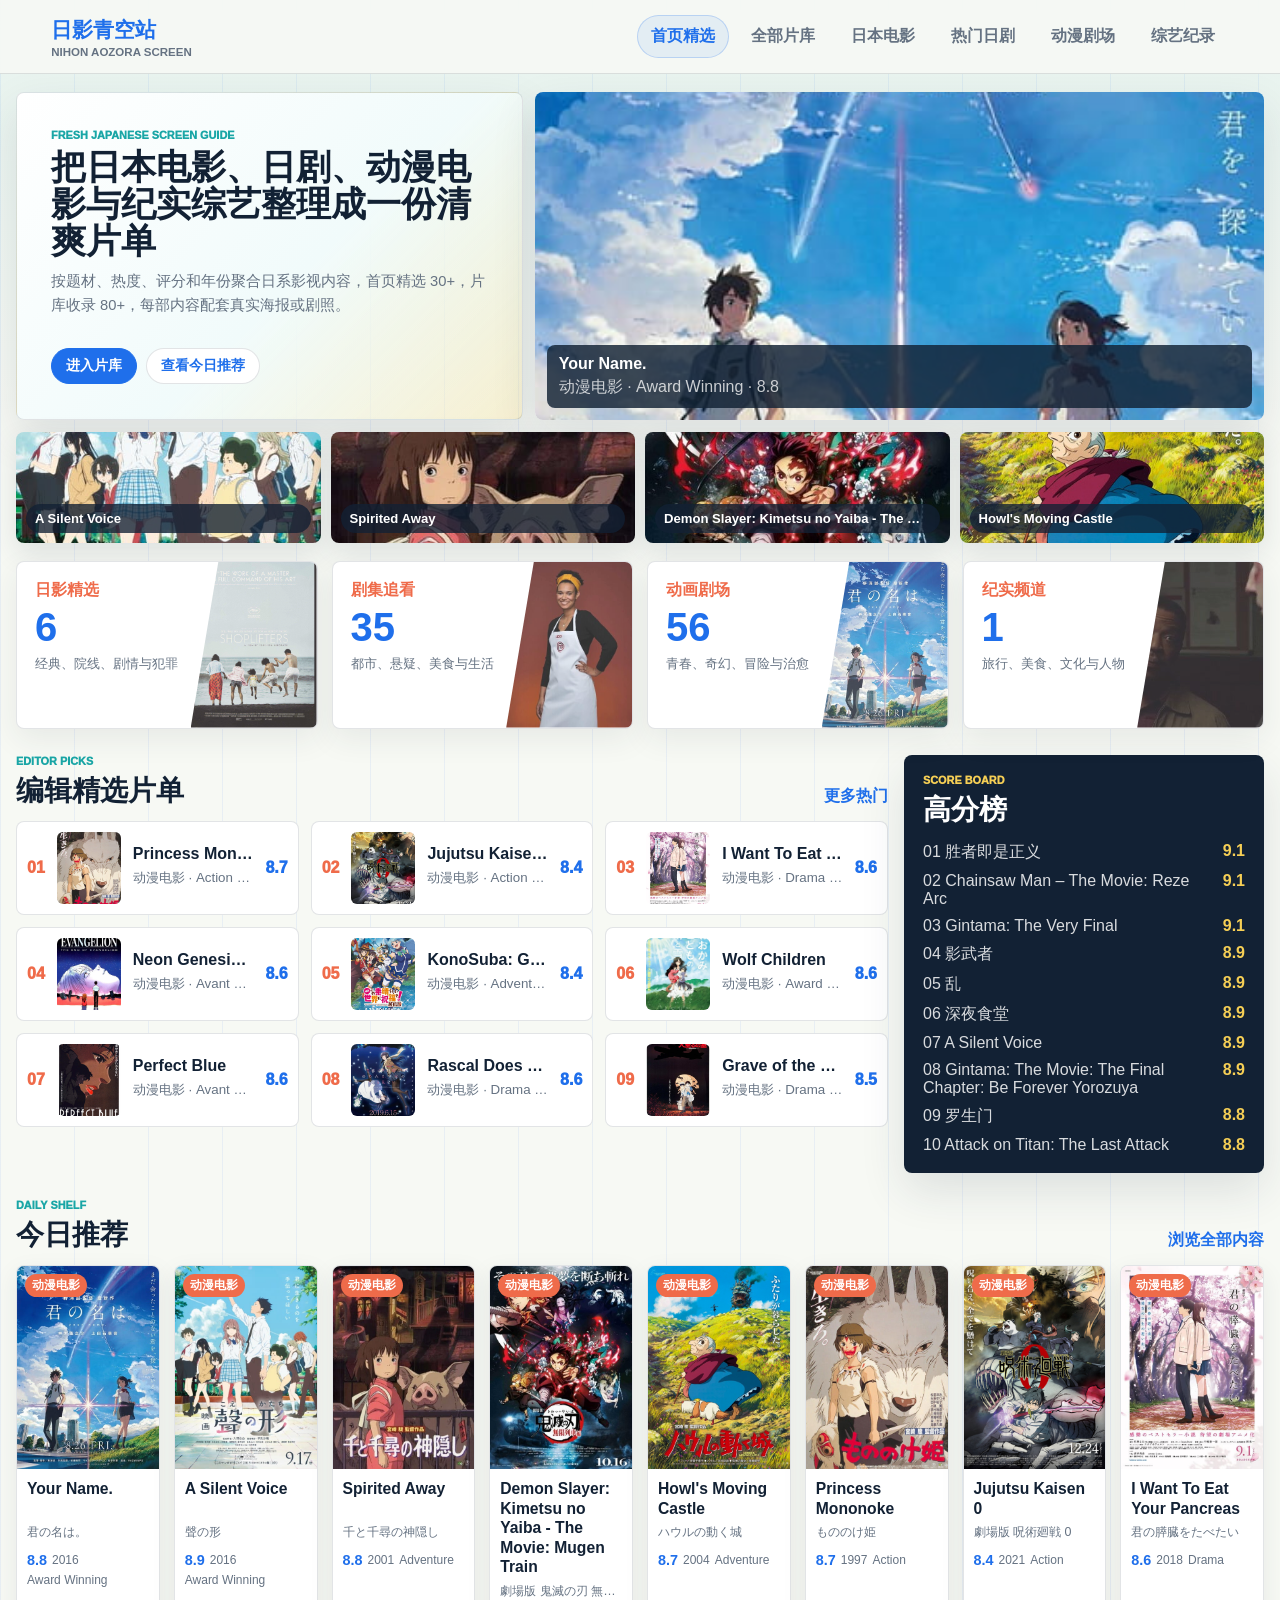
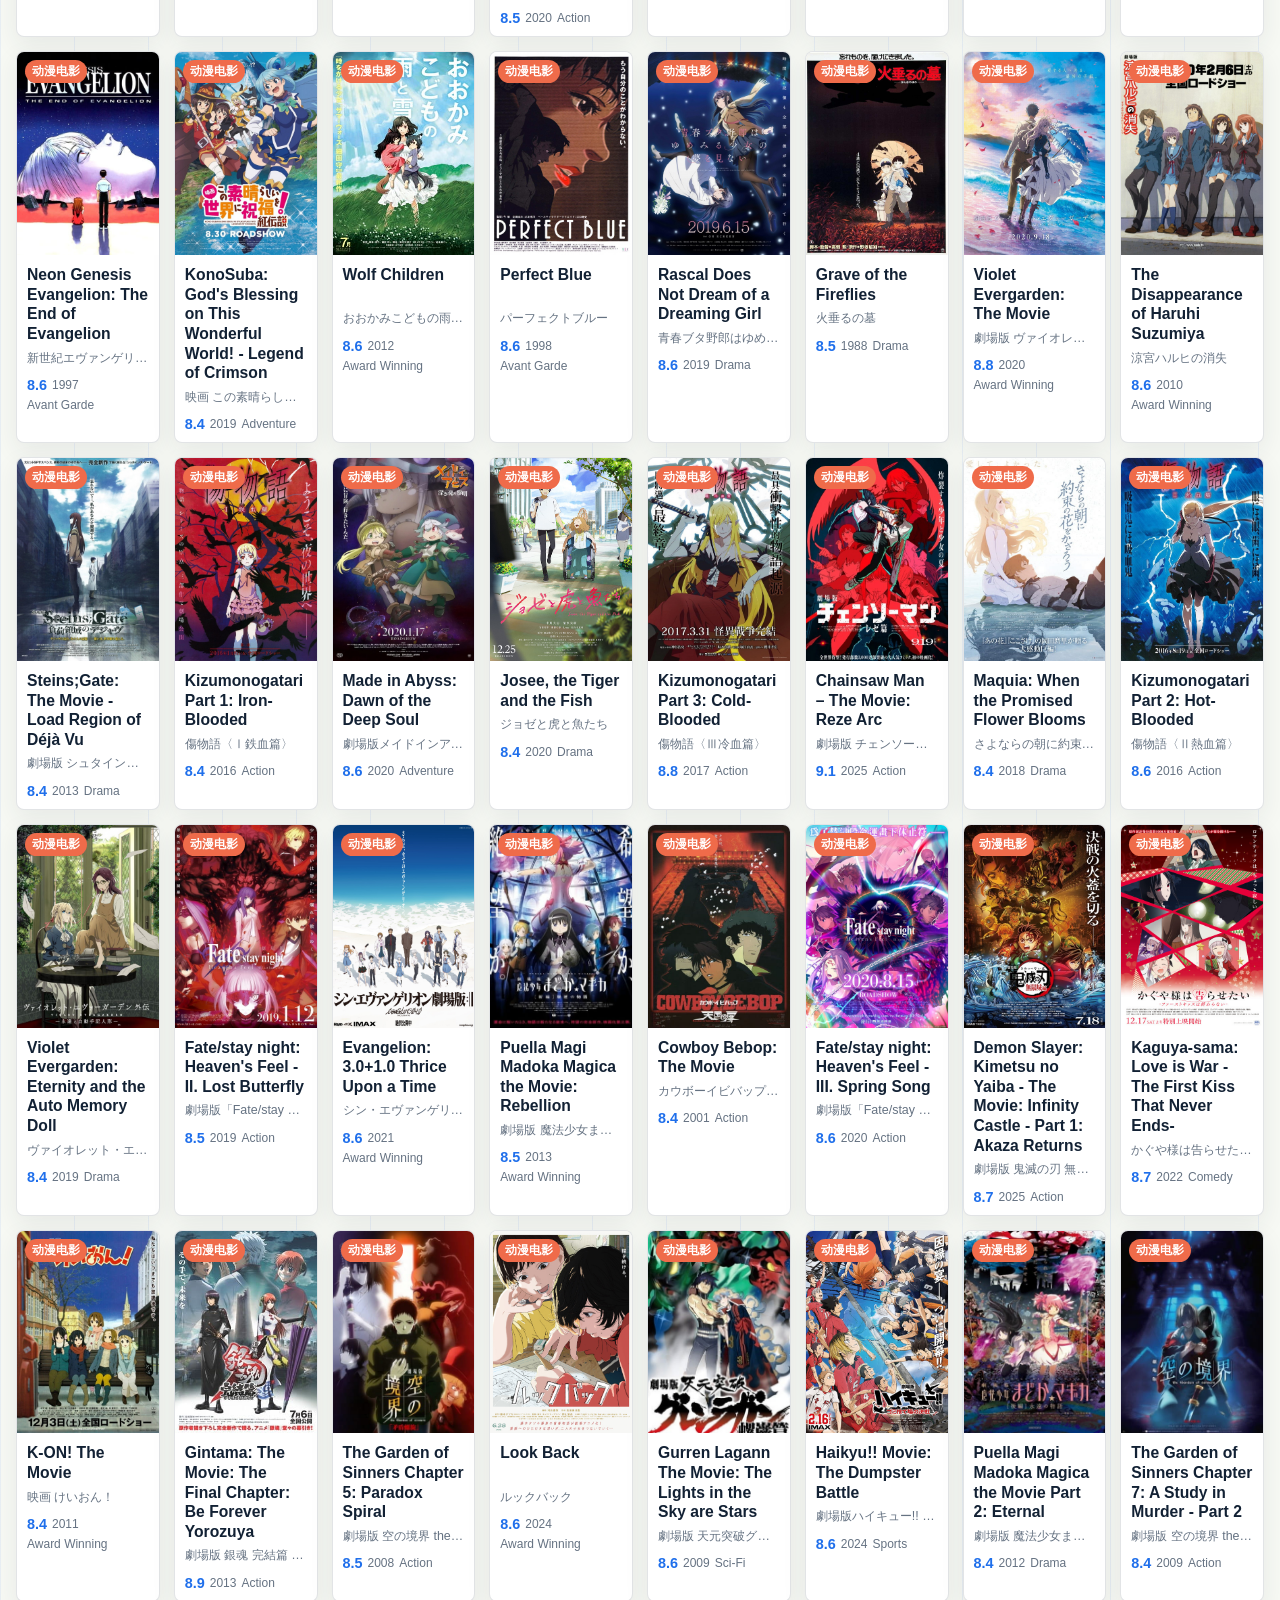
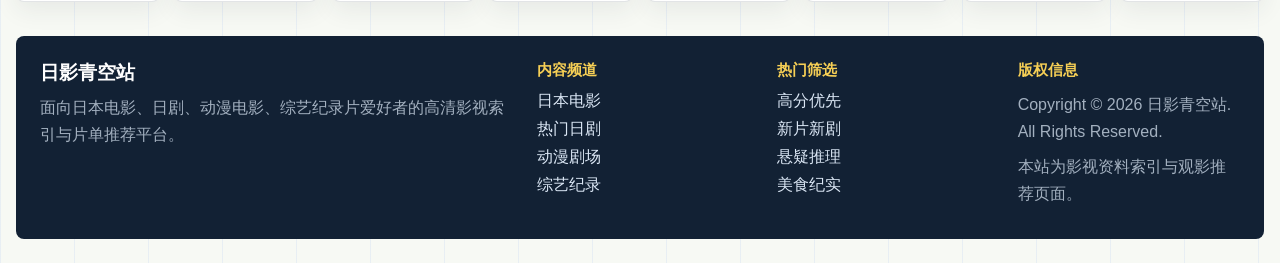
<file: index.html>
<!doctype html>
<html lang="zh-CN">
  <head>
    <meta charset="UTF-8" />
    <meta name="viewport" content="width=device-width, initial-scale=1.0" />
    <title>日本影视在线观看 - 日本电影日剧动漫综艺纪录片高清免费推荐</title>
    <meta name="keywords" content="日本影视在线观看,日本电影,日本日剧,日本动漫电影,日本综艺,日本纪录片,日本电影推荐,日本视频资源,高清在线观看,日系精品" />
    <meta name="description" content="日本影视在线观看汇集日本电影、热门日剧、动漫电影、综艺纪录片等高清内容，提供真实海报剧照、评分年份、题材分类和观影推荐，适合查找日本影视资源与日系精品片单。" />
    <link rel="stylesheet" href="./styles.css" />
  </head>
  <body data-page="home">
    <header class="site-header">
      <a class="brand" href="./index.html"><strong>日影青空站</strong><span>Nihon Aozora Screen</span></a>
      <nav class="nav" aria-label="主导航">
        <a class="active" href="./index.html">首页精选</a>
        <a href="./library.html">全部片库</a>
        <a href="./library.html?kind=电影">日本电影</a>
        <a href="./library.html?kind=日剧">热门日剧</a>
        <a href="./library.html?kind=动漫电影">动漫剧场</a>
        <a href="./library.html?kind=综艺纪录">综艺纪录</a>
      </nav>
    </header>

    <main>
      <section class="hero">
        <div class="hero-copy">
          <p class="eyebrow">Fresh Japanese Screen Guide</p>
          <h1>把日本电影、日剧、动漫电影与纪实综艺整理成一份清爽片单</h1>
          <p>按题材、热度、评分和年份聚合日系影视内容，首页精选 30+，片库收录 80+，每部内容配套真实海报或剧照。</p>
          <div class="hero-actions">
            <a class="button primary" href="./library.html">进入片库</a>
            <a class="button ghost" href="#today">查看今日推荐</a>
          </div>
        </div>
        <div class="hero-stage" id="heroStage"></div>
        <div class="hero-rail" id="heroRail"></div>
      </section>

      <section class="channels" id="channelStats" aria-label="频道入口"></section>

      <section class="section two-col">
        <div>
          <div class="section-head">
            <div><p class="eyebrow">Editor Picks</p><h2>编辑精选片单</h2></div>
            <a href="./library.html?sort=hot">更多热门</a>
          </div>
          <div class="feature-list" id="featureList"></div>
        </div>
        <aside class="rank-panel">
          <p class="eyebrow">Score Board</p>
          <h2>高分榜</h2>
          <ol id="rankList"></ol>
        </aside>
      </section>

      <section class="section" id="today">
        <div class="section-head">
          <div><p class="eyebrow">Daily Shelf</p><h2>今日推荐</h2></div>
          <a href="./library.html">浏览全部内容</a>
        </div>
        <div class="poster-grid" id="homeGrid"></div>
      </section>
    </main>

    <footer class="footer">
      <div class="footer-brand">
        <strong>日影青空站</strong>
        <p>面向日本电影、日剧、动漫电影、综艺纪录片爱好者的高清影视索引与片单推荐平台。</p>
      </div>
      <div><h3>内容频道</h3><a href="./library.html?kind=电影">日本电影</a><a href="./library.html?kind=日剧">热门日剧</a><a href="./library.html?kind=动漫电影">动漫剧场</a><a href="./library.html?kind=综艺纪录">综艺纪录</a></div>
      <div><h3>热门筛选</h3><a href="./library.html?sort=score">高分优先</a><a href="./library.html?sort=year">新片新剧</a><a href="./library.html?genre=悬疑">悬疑推理</a><a href="./library.html?genre=美食">美食纪实</a></div>
      <div><h3>版权信息</h3><p>Copyright © 2026 日影青空站. All Rights Reserved.</p><p>本站为影视资料索引与观影推荐页面。</p></div>
    </footer>
    <script src="./items.js?v=20260707-site0006"></script>
    <script src="./app.js?v=20260707-site0006"></script>
  </body>
</html>
</file>
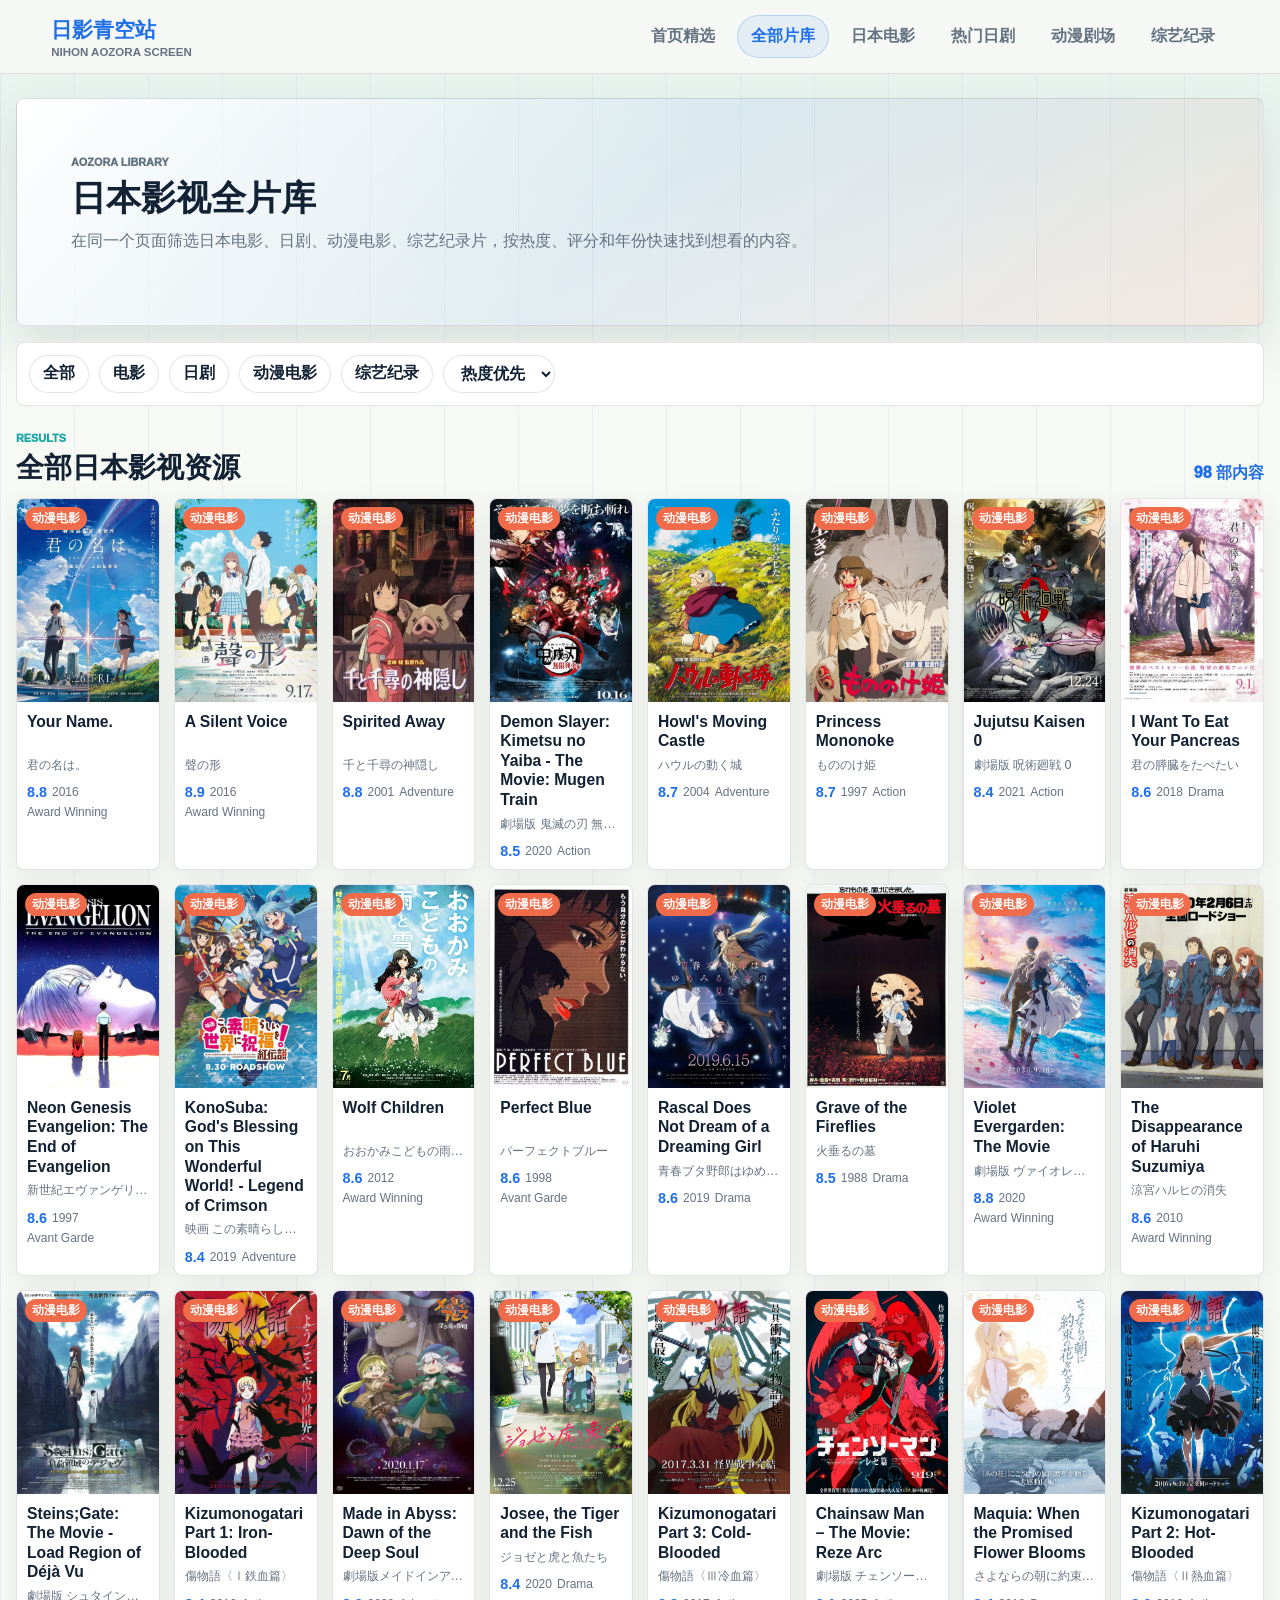
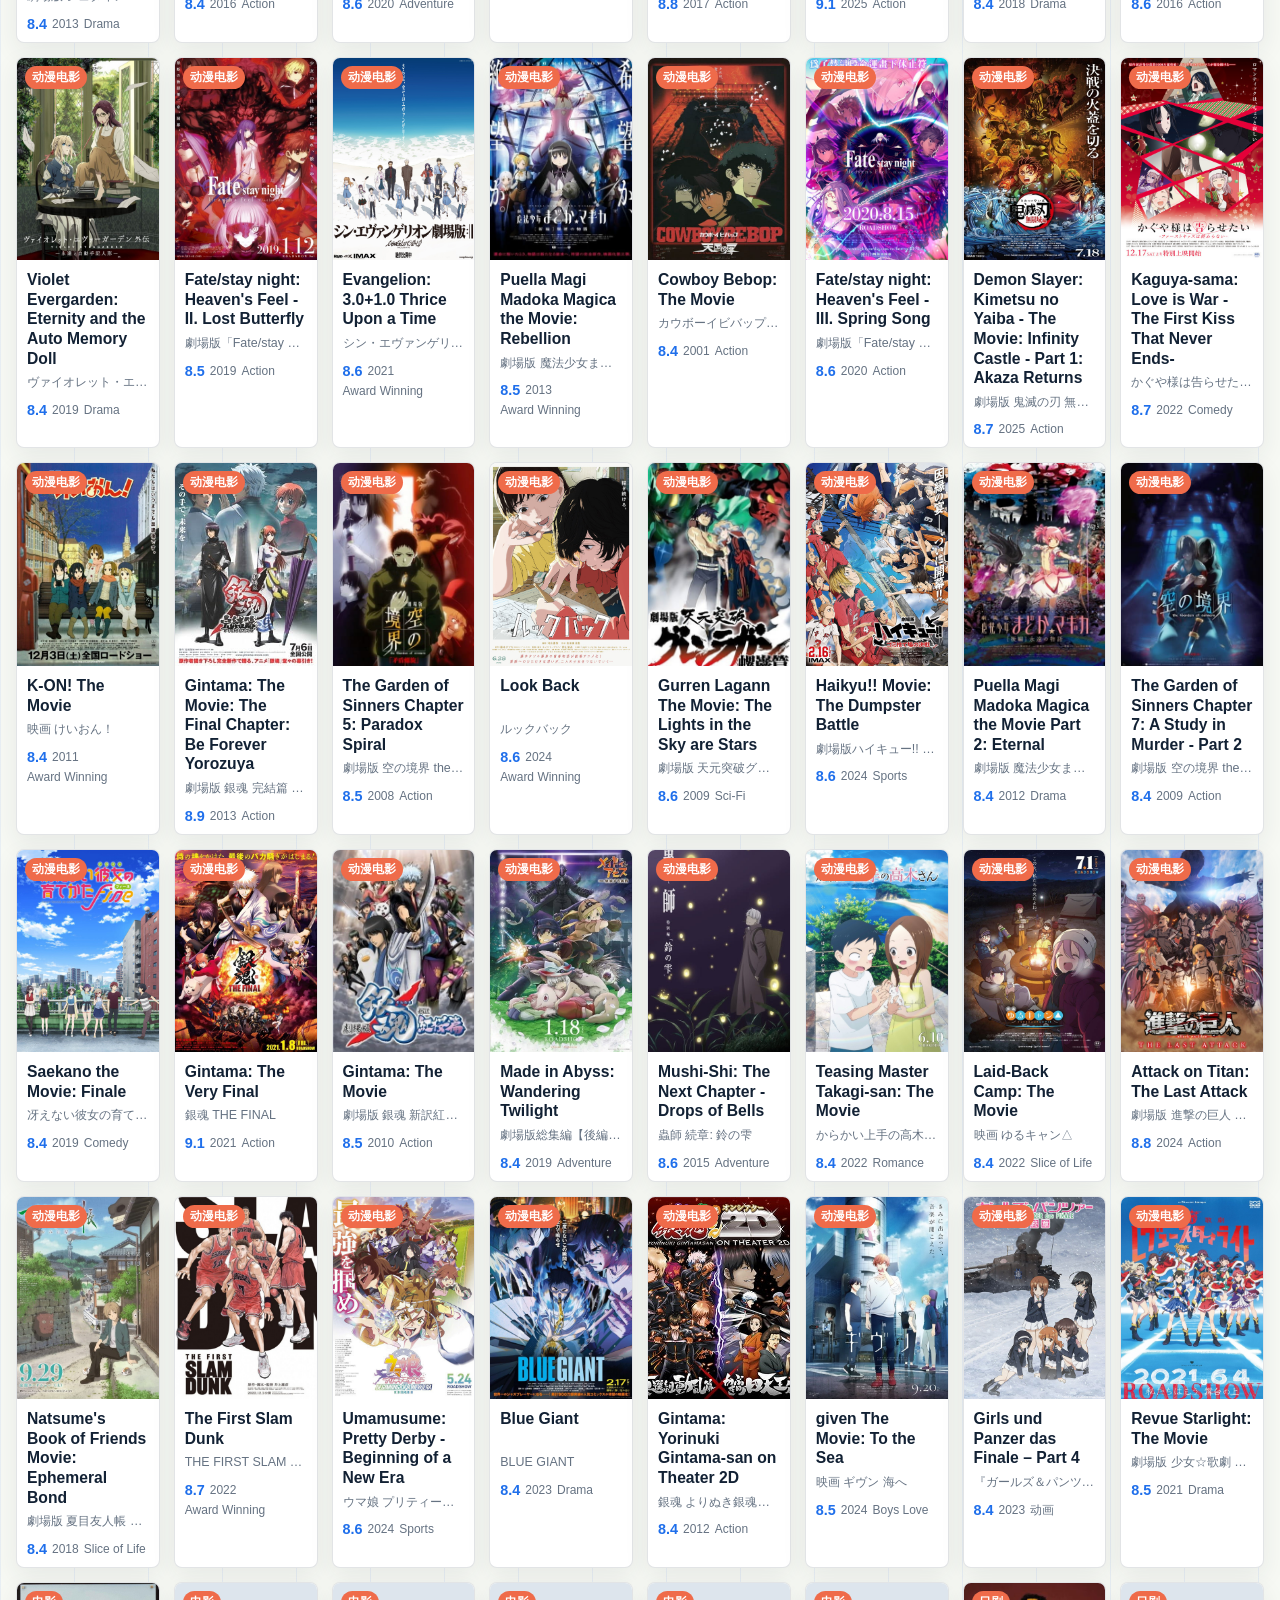
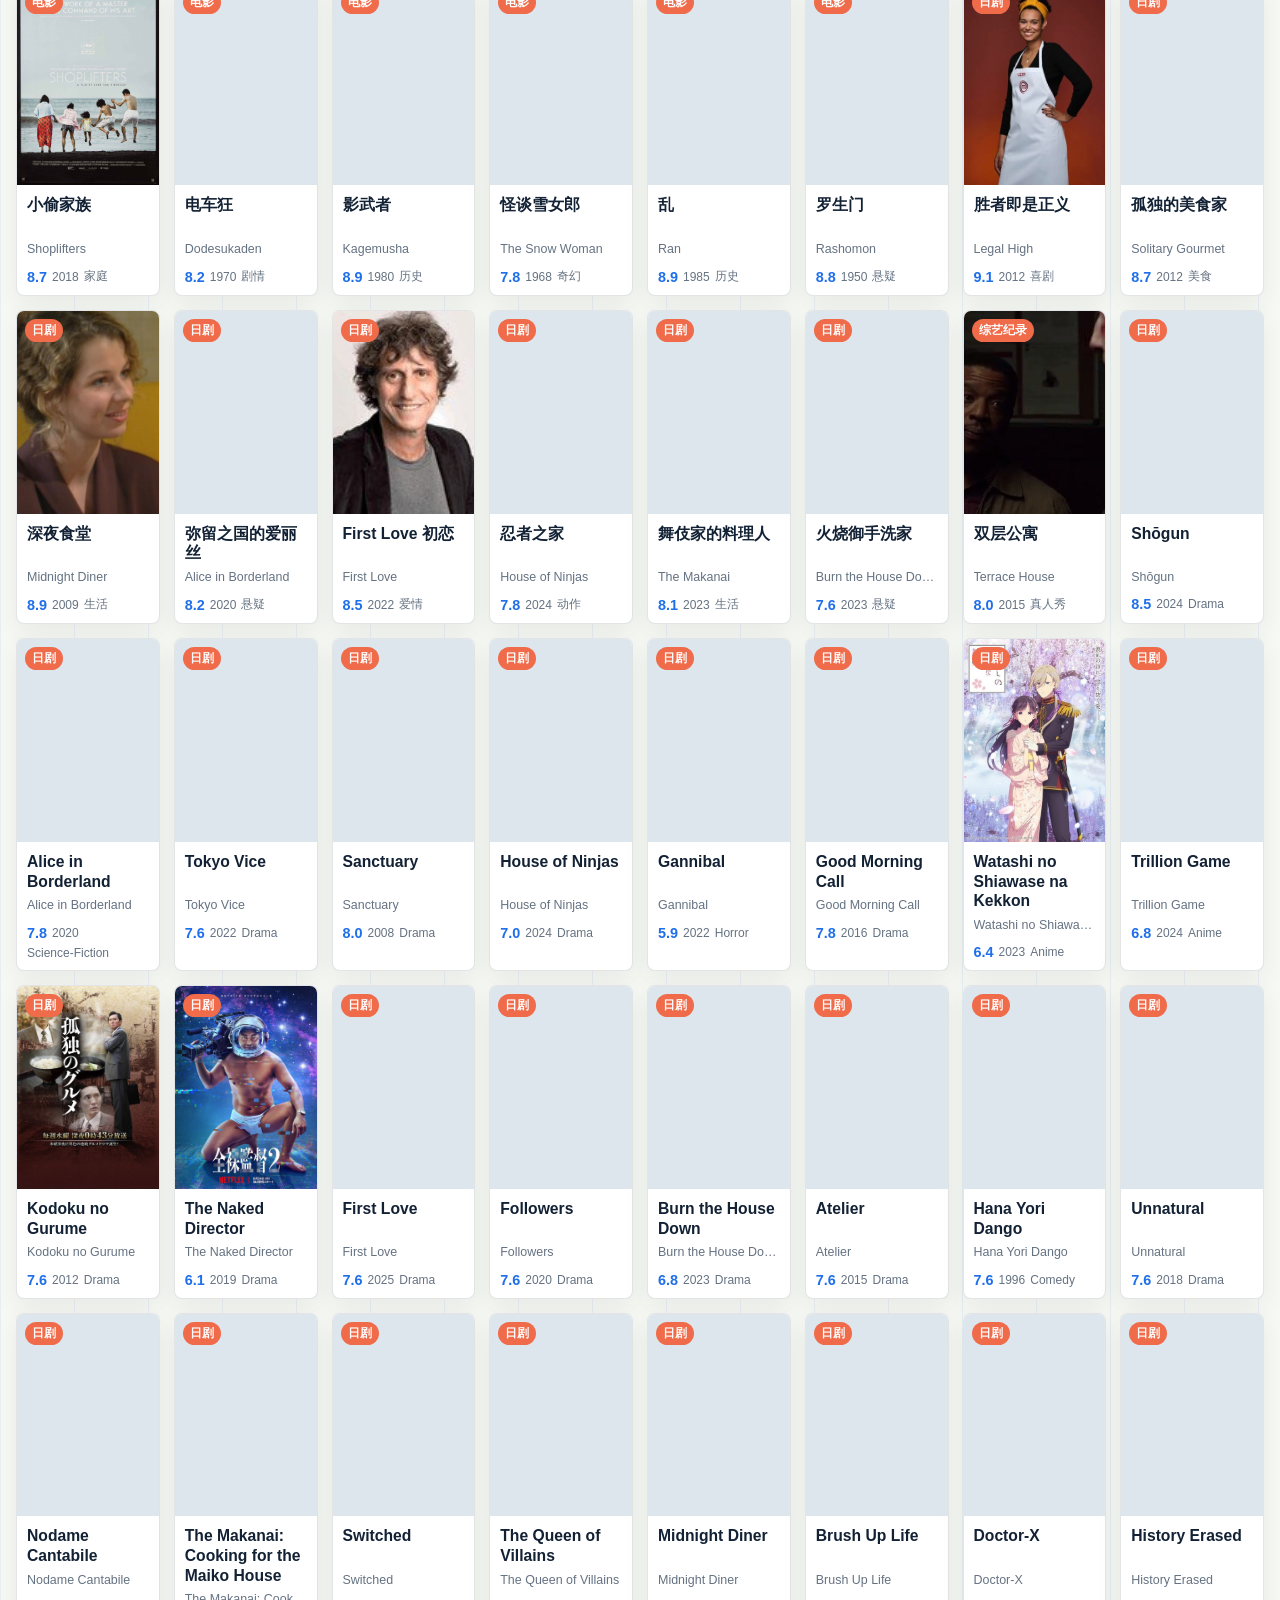
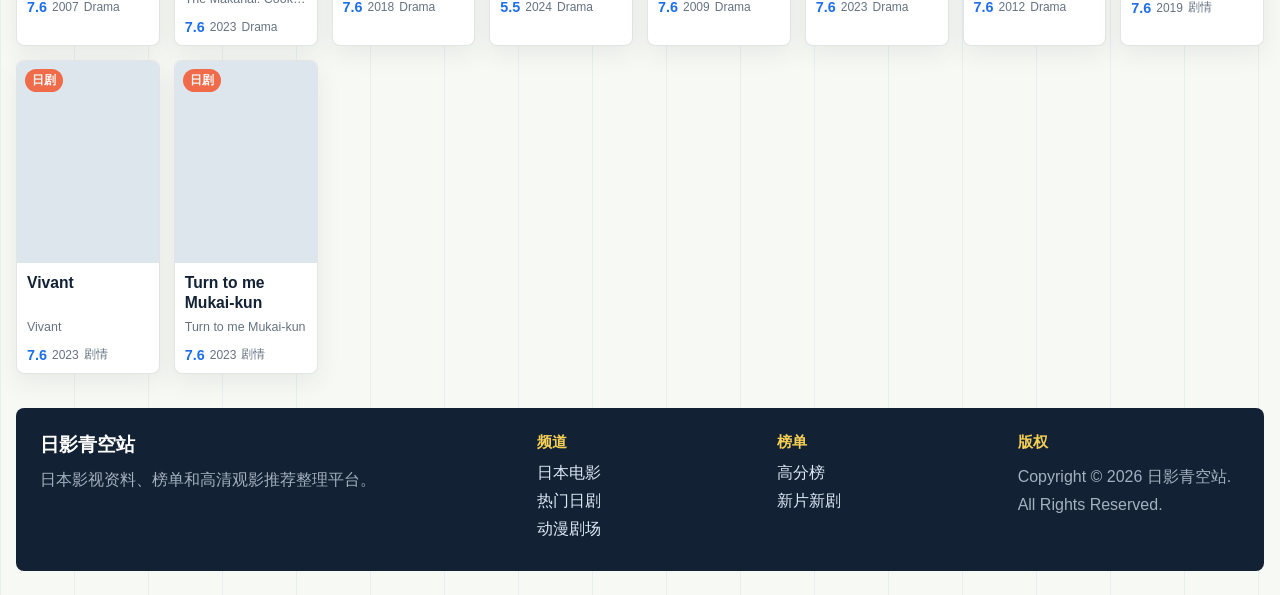
<file: library.html>
<!doctype html>
<html lang="zh-CN">
  <head>
    <meta charset="UTF-8" />
    <meta name="viewport" content="width=device-width, initial-scale=1.0" />
    <title>日本影视片库 - 日本电影日剧动漫综艺纪录片高清在线观看索引</title>
    <meta name="keywords" content="日本影视片库,日本电影片库,日本日剧片库,日本动漫电影,日本综艺纪录片,日本电影高清在线观看,日本影视分类,日本电影推荐" />
    <meta name="description" content="日本影视片库收录日本电影、日剧、动漫电影、综艺纪录片等 80+ 高清资源条目，支持按频道、热度、评分和年份筛选，快速发现日系精品内容。" />
    <link rel="stylesheet" href="./styles.css" />
  </head>
  <body data-page="library">
    <header class="site-header">
      <a class="brand" href="./index.html"><strong>日影青空站</strong><span>Nihon Aozora Screen</span></a>
      <nav class="nav" aria-label="主导航">
        <a href="./index.html">首页精选</a>
        <a class="active" href="./library.html">全部片库</a>
        <a href="./library.html?kind=电影">日本电影</a>
        <a href="./library.html?kind=日剧">热门日剧</a>
        <a href="./library.html?kind=动漫电影">动漫剧场</a>
        <a href="./library.html?kind=综艺纪录">综艺纪录</a>
      </nav>
    </header>
    <main>
      <section class="page-hero">
        <p class="eyebrow">Aozora Library</p>
        <h1>日本影视全片库</h1>
        <p>在同一个页面筛选日本电影、日剧、动漫电影、综艺纪录片，按热度、评分和年份快速找到想看的内容。</p>
      </section>

      <section class="filters">
        <button data-kind="全部">全部</button>
        <button data-kind="电影">电影</button>
        <button data-kind="日剧">日剧</button>
        <button data-kind="动漫电影">动漫电影</button>
        <button data-kind="综艺纪录">综艺纪录</button>
        <select id="sortSelect" aria-label="排序方式">
          <option value="hot">热度优先</option>
          <option value="score">评分优先</option>
          <option value="year">年份优先</option>
        </select>
      </section>

      <section class="section compact">
        <div class="section-head">
          <div><p class="eyebrow">Results</p><h2 id="libraryTitle">全部日本影视资源</h2></div>
          <span class="count" id="resultCount">0 部内容</span>
        </div>
        <div class="poster-grid library-grid" id="libraryGrid"></div>
      </section>
    </main>
    <footer class="footer">
      <div class="footer-brand"><strong>日影青空站</strong><p>日本影视资料、榜单和高清观影推荐整理平台。</p></div>
      <div><h3>频道</h3><a href="./library.html?kind=电影">日本电影</a><a href="./library.html?kind=日剧">热门日剧</a><a href="./library.html?kind=动漫电影">动漫剧场</a></div>
      <div><h3>榜单</h3><a href="./library.html?sort=score">高分榜</a><a href="./library.html?sort=year">新片新剧</a></div>
      <div><h3>版权</h3><p>Copyright © 2026 日影青空站. All Rights Reserved.</p></div>
    </footer>
    <script src="./items.js?v=20260707-site0006"></script>
    <script src="./app.js?v=20260707-site0006"></script>
  </body>
</html>
</file>
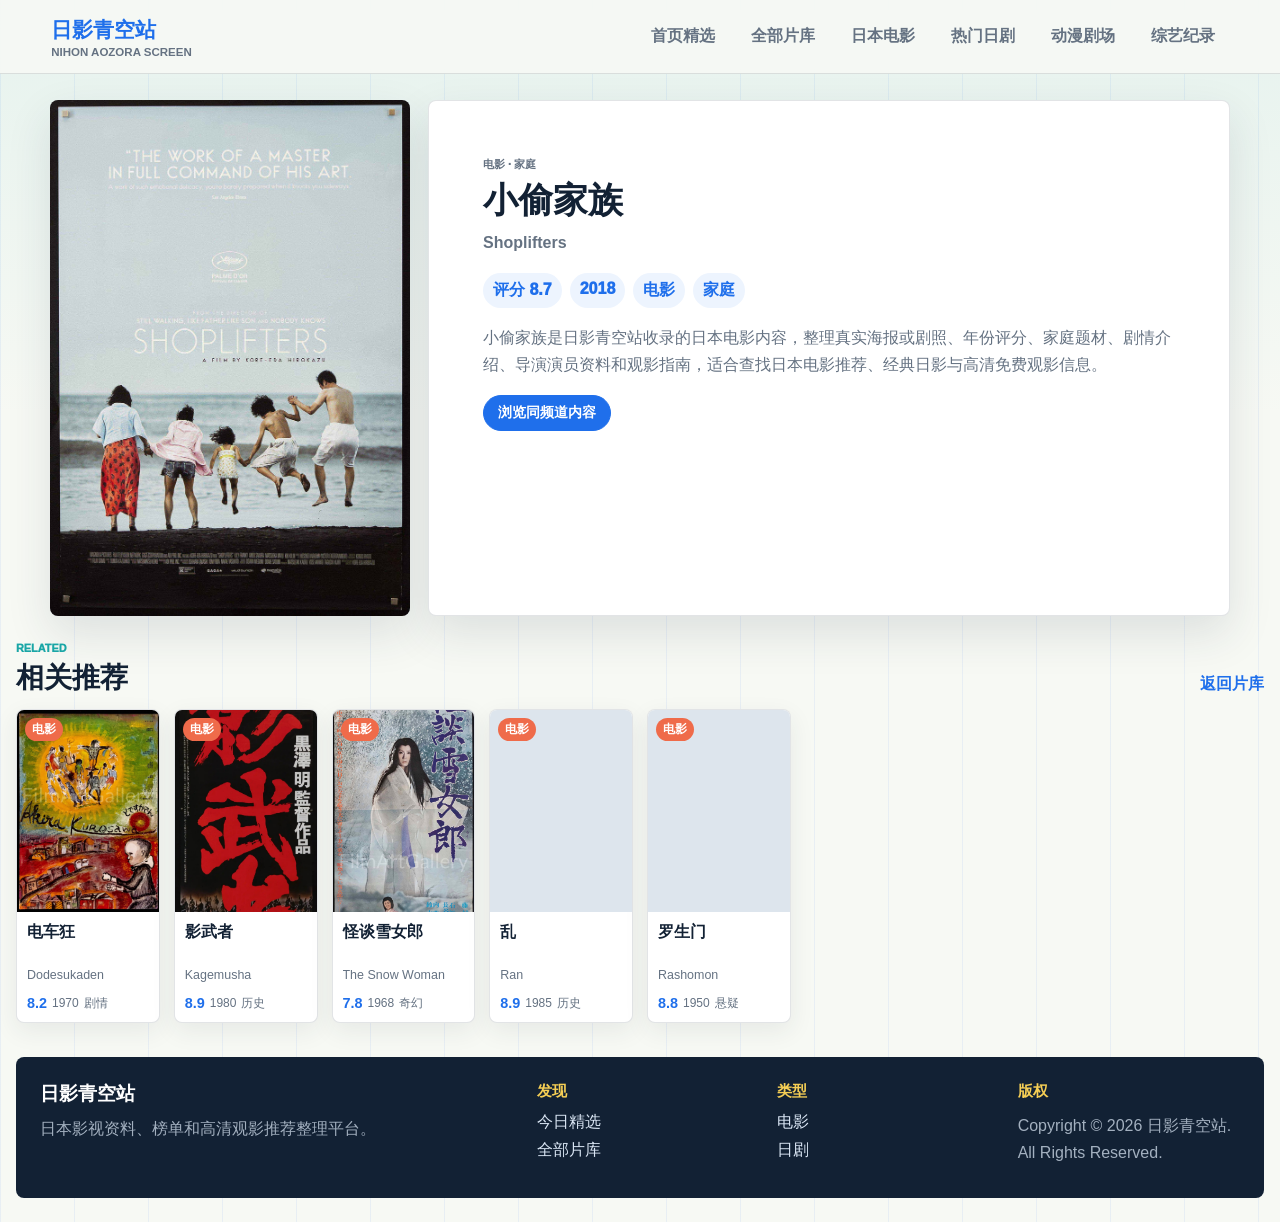
<file: movie.html>
<!doctype html>
<html lang="zh-CN">
  <head>
    <meta charset="UTF-8" />
    <meta name="viewport" content="width=device-width, initial-scale=1.0" />
    <title>日本影视详情 - 日本电影日剧动漫综艺纪录片高清资料</title>
    <meta name="keywords" content="日本影视详情,日本电影详情,日本日剧剧情,日本动漫电影,日本综艺纪录片,日本电影高清在线观看,日本影视资料" />
    <meta name="description" content="查看日本电影、日剧、动漫电影、综艺纪录片详情资料，包含真实海报剧照、评分、年份、类型、剧情简介和相关内容推荐。" />
    <link rel="stylesheet" href="./styles.css" />
  </head>
  <body data-page="detail">
    <header class="site-header">
      <a class="brand" href="./index.html"><strong>日影青空站</strong><span>Nihon Aozora Screen</span></a>
      <nav class="nav" aria-label="主导航">
        <a href="./index.html">首页精选</a>
        <a href="./library.html">全部片库</a>
        <a href="./library.html?kind=电影">日本电影</a>
        <a href="./library.html?kind=日剧">热门日剧</a>
        <a href="./library.html?kind=动漫电影">动漫剧场</a>
        <a href="./library.html?kind=综艺纪录">综艺纪录</a>
      </nav>
    </header>
    <main>
      <section class="detail" id="detailRoot"></section>
      <section class="section">
        <div class="section-head">
          <div><p class="eyebrow">Related</p><h2>相关推荐</h2></div>
          <a href="./library.html">返回片库</a>
        </div>
        <div class="poster-grid" id="relatedGrid"></div>
      </section>
    </main>
    <footer class="footer">
      <div class="footer-brand"><strong>日影青空站</strong><p>日本影视资料、榜单和高清观影推荐整理平台。</p></div>
      <div><h3>发现</h3><a href="./index.html">今日精选</a><a href="./library.html">全部片库</a></div>
      <div><h3>类型</h3><a href="./library.html?kind=电影">电影</a><a href="./library.html?kind=日剧">日剧</a></div>
      <div><h3>版权</h3><p>Copyright © 2026 日影青空站. All Rights Reserved.</p></div>
    </footer>
    <script src="./items.js?v=20260707-site0006"></script>
    <script src="./app.js?v=20260707-site0006"></script>
  </body>
</html>
</file>
<file: styles.css>
:root {
  color-scheme: light;
  font-family: "Microsoft YaHei UI", "PingFang SC", "Noto Sans SC", Arial, sans-serif;
  --paper: #f7f9f4;
  --ink: #122134;
  --muted: #657282;
  --line: rgba(18, 33, 52, .12);
  --blue: #1f6feb;
  --cyan: #1aa6a6;
  --coral: #ef6b4a;
  --lemon: #f6cf55;
  --panel: #ffffff;
  --shadow: 0 18px 45px rgba(35, 50, 70, .12);
}

* { box-sizing: border-box; }
html { scroll-behavior: smooth; }
body {
  margin: 0;
  min-height: 100vh;
  color: var(--ink);
  background:
    linear-gradient(90deg, rgba(31,111,235,.07) 1px, transparent 1px),
    linear-gradient(180deg, rgba(26,166,166,.08), transparent 420px),
    var(--paper);
  background-size: 74px 74px, auto;
}
a { color: inherit; text-decoration: none; }
img { display: block; width: 100%; height: 100%; object-fit: cover; }
h1,h2,h3,p { margin-top: 0; }

.site-header {
  position: sticky;
  top: 0;
  z-index: 30;
  display: grid;
  grid-template-columns: auto minmax(0, 1fr);
  align-items: center;
  gap: 24px;
  min-height: 74px;
  padding: 0 clamp(16px, 4vw, 52px);
  border-bottom: 1px solid var(--line);
  background: rgba(247, 249, 244, .9);
  backdrop-filter: blur(16px);
}
.brand { display: grid; gap: 2px; white-space: nowrap; }
.brand strong { font-size: 1.3rem; color: var(--blue); }
.brand span { color: var(--muted); font-size: .72rem; font-weight: 900; text-transform: uppercase; }
.nav { display: flex; justify-content: end; gap: 8px; overflow-x: auto; white-space: nowrap; }
.nav a {
  padding: 10px 13px;
  border: 1px solid transparent;
  border-radius: 999px;
  color: var(--muted);
  font-weight: 900;
}
.nav a.active,.nav a:hover { color: var(--blue); border-color: rgba(31,111,235,.22); background: rgba(31,111,235,.08); }

.hero {
  width: min(1280px, calc(100% - 32px));
  margin: 18px auto 0;
  display: grid;
  grid-template-columns: minmax(300px, .82fr) minmax(0, 1.18fr);
  gap: 12px;
  align-items: stretch;
}
.hero-copy {
  min-height: 260px;
  padding: clamp(20px, 3vw, 34px);
  border: 1px solid var(--line);
  border-radius: 8px;
  background: linear-gradient(135deg, #fff, #f1fbfb 56%, rgba(246,207,85,.22));
  box-shadow: var(--shadow);
  display: grid;
  align-content: center;
}
.eyebrow { margin-bottom: 8px; color: var(--cyan); font-size: .68rem; font-weight: 950; text-transform: uppercase; letter-spacing: 0; }
h1 { margin-bottom: 10px; font-size: clamp(1.8rem, 2.7vw, 3rem); line-height: 1.08; letter-spacing: 0; }
h2 { margin-bottom: 0; font-size: clamp(1.35rem, 2.2vw, 2.25rem); line-height: 1.15; }
.hero-copy p:not(.eyebrow),.page-hero p,.poster-info p,.feature-copy small,.detail-copy p,.footer p { color: var(--muted); line-height: 1.72; }
.hero-copy p:not(.eyebrow) { max-width: 560px; font-size: .92rem; line-height: 1.58; }
.hero-actions { display: flex; flex-wrap: wrap; gap: 9px; margin-top: 16px; }
.button { display: inline-flex; align-items: center; justify-content: center; min-height: 36px; padding: 0 14px; border-radius: 999px; border: 1px solid var(--line); font-weight: 950; font-size: .88rem; }
.button.primary { color: #fff; background: var(--blue); border-color: var(--blue); }
.button.ghost { color: var(--blue); background: #fff; }

.hero-stage {
  min-height: 260px;
  aspect-ratio: 16 / 7.2;
  overflow: hidden;
  border-radius: 8px;
  box-shadow: var(--shadow);
  background: var(--panel);
}
.hero-stage a { position: relative; display: block; height: 100%; }
.hero-stage span {
  position: absolute;
  left: 12px;
  right: 12px;
  bottom: 12px;
  padding: 10px 12px;
  border-radius: 8px;
  color: #fff;
  background: rgba(18, 33, 52, .82);
}
.hero-stage b,.hero-stage em { display: block; font-style: normal; }
.hero-stage b { font-size: 1rem; }
.hero-stage em { margin-top: 4px; color: rgba(255,255,255,.76); }

.hero-rail {
  grid-column: 1 / -1;
  display: grid;
  grid-template-columns: repeat(4, minmax(0, 1fr));
  gap: 10px;
}
.hero-rail a {
  position: relative;
  min-height: 86px;
  aspect-ratio: 16 / 5.8;
  overflow: hidden;
  border-radius: 8px;
  box-shadow: 0 10px 28px rgba(35,50,70,.12);
}
.hero-rail span {
  position: absolute;
  left: 10px;
  right: 10px;
  bottom: 10px;
  padding: 7px 9px;
  border-radius: 999px;
  color: #fff;
  background: rgba(18,33,52,.78);
  font-size: .82rem;
  font-weight: 900;
  overflow: hidden;
  text-overflow: ellipsis;
  white-space: nowrap;
}

.channels {
  width: min(1420px, calc(100% - 32px));
  margin: 18px auto 0;
  display: grid;
  grid-template-columns: repeat(4, minmax(0, 1fr));
  gap: 14px;
}
.channel-card {
  position: relative;
  min-height: 168px;
  overflow: hidden;
  padding: 18px;
  border: 1px solid var(--line);
  border-radius: 8px;
  background: var(--panel);
  box-shadow: 0 10px 30px rgba(35,50,70,.08);
}
.channel-card span,.channel-card strong,.channel-card small { position: relative; z-index: 2; display: block; }
.channel-card span { color: var(--coral); font-weight: 950; }
.channel-card strong { margin: 4px 0; font-size: 2.5rem; color: var(--blue); }
.channel-card small { width: 58%; color: var(--muted); line-height: 1.55; }
.channel-card img {
  position: absolute;
  right: 0;
  bottom: 0;
  width: 42%;
  height: 100%;
  opacity: .82;
  clip-path: polygon(22% 0, 100% 0, 100% 100%, 0 100%);
}

.section {
  width: min(1420px, calc(100% - 32px));
  margin: 26px auto 0;
}
.two-col {
  display: grid;
  grid-template-columns: minmax(0, 1fr) 360px;
  gap: 16px;
}
.section-head {
  display: flex;
  align-items: end;
  justify-content: space-between;
  gap: 16px;
  margin-bottom: 14px;
}
.section-head a,.count { color: var(--blue); font-weight: 950; }
.feature-list {
  display: grid;
  grid-template-columns: repeat(3, minmax(0, 1fr));
  gap: 12px;
}
.feature {
  display: grid;
  grid-template-columns: auto 64px minmax(0, 1fr) auto;
  gap: 12px;
  align-items: center;
  min-height: 92px;
  padding: 10px;
  border: 1px solid var(--line);
  border-radius: 8px;
  background: var(--panel);
}
.feature-no { color: var(--coral); font-weight: 950; }
.feature-thumb { width: 64px; height: 72px; overflow: hidden; border-radius: 6px; background: #dde5ed; }
.feature-copy b,.feature-copy small { display: block; overflow: hidden; text-overflow: ellipsis; white-space: nowrap; }
.feature-copy b { margin-bottom: 4px; }
.feature em { color: var(--blue); font-style: normal; font-weight: 950; }

.rank-panel {
  padding: 18px;
  border: 1px solid var(--line);
  border-radius: 8px;
  background: #122134;
  color: #fff;
  box-shadow: var(--shadow);
}
.rank-panel .eyebrow { color: var(--lemon); }
.rank-panel ol { display: grid; gap: 9px; margin: 16px 0 0; padding: 0; list-style: none; }
.rank-panel a { display: flex; justify-content: space-between; gap: 12px; color: rgba(255,255,255,.84); }
.rank-panel b { color: var(--lemon); }

.poster-grid {
  display: grid;
  grid-template-columns: repeat(auto-fill, minmax(138px, 1fr));
  gap: 14px;
}
.library-grid { grid-template-columns: repeat(auto-fill, minmax(132px, 1fr)); }
.poster-card {
  overflow: hidden;
  border: 1px solid var(--line);
  border-radius: 8px;
  background: var(--panel);
  box-shadow: 0 8px 24px rgba(35,50,70,.08);
  transition: transform .18s ease, box-shadow .18s ease;
}
.poster-card:hover { transform: translateY(-3px); box-shadow: var(--shadow); }
.poster { position: relative; aspect-ratio: 2 / 2.86; overflow: hidden; background: #dde5ed; }
.poster span {
  position: absolute;
  top: 8px;
  left: 8px;
  padding: 4px 7px;
  border-radius: 999px;
  color: #fff;
  background: var(--coral);
  font-size: .72rem;
  font-weight: 950;
}
.poster-info { padding: 10px; }
.poster-info h3 { margin-bottom: 4px; font-size: .98rem; line-height: 1.25; min-height: 2.5em; }
.poster-info p { margin-bottom: 8px; font-size: .78rem; overflow: hidden; text-overflow: ellipsis; white-space: nowrap; }
.meta { display: flex; flex-wrap: wrap; gap: 5px; align-items: center; color: var(--muted); font-size: .75rem; }
.meta b { color: var(--blue); font-size: .9rem; }
.meta em { font-style: normal; }

.page-hero {
  width: min(1420px, calc(100% - 32px));
  margin: 24px auto 0;
  padding: clamp(26px, 5vw, 54px);
  border: 1px solid var(--line);
  border-radius: 8px;
  background: linear-gradient(135deg, #fff, rgba(31,111,235,.08), rgba(239,107,74,.10));
  box-shadow: var(--shadow);
}
.page-hero h1 { max-width: 860px; }
.page-hero p { max-width: 760px; }
.filters {
  width: min(1420px, calc(100% - 32px));
  margin: 16px auto 0;
  display: flex;
  flex-wrap: wrap;
  gap: 10px;
  padding: 12px;
  border: 1px solid var(--line);
  border-radius: 8px;
  background: var(--panel);
}
.filters button,.filters select {
  min-height: 38px;
  padding: 0 13px;
  border: 1px solid var(--line);
  border-radius: 999px;
  background: #fff;
  color: var(--ink);
  font: inherit;
  font-weight: 900;
}
.filters button:hover,.filters select:hover { border-color: rgba(31,111,235,.35); color: var(--blue); }

.detail {
  width: min(1180px, calc(100% - 32px));
  margin: 26px auto 0;
  display: grid;
  grid-template-columns: minmax(220px, 360px) minmax(0, 1fr);
  gap: 18px;
  align-items: stretch;
}
.detail-poster {
  overflow: hidden;
  border-radius: 8px;
  background: #dde5ed;
  box-shadow: var(--shadow);
}
.detail-copy {
  padding: clamp(24px, 5vw, 54px);
  border: 1px solid var(--line);
  border-radius: 8px;
  background: var(--panel);
  box-shadow: var(--shadow);
}
.origin { font-weight: 900; }
.detail-meta { display: flex; flex-wrap: wrap; gap: 8px; margin: 16px 0; }
.detail-meta span { padding: 7px 10px; border-radius: 999px; background: rgba(31,111,235,.08); color: var(--blue); font-weight: 950; }

.footer {
  width: min(1420px, calc(100% - 32px));
  margin: 34px auto 24px;
  display: grid;
  grid-template-columns: minmax(260px, 1.4fr) repeat(3, minmax(160px, .65fr));
  gap: 18px;
  padding: 24px;
  border-radius: 8px;
  color: #dbe7f5;
  background: #122134;
}
.footer strong { display: block; margin-bottom: 8px; color: #fff; font-size: 1.2rem; }
.footer h3 { margin-bottom: 10px; color: var(--lemon); font-size: .95rem; }
.footer a { display: block; margin: 7px 0; color: #dbe7f5; }
.footer p { margin-bottom: 7px; color: rgba(219,231,245,.72); }
.image-missing { outline: 2px solid #e3342f; }

@media (max-width: 1100px) {
  .hero { grid-template-columns: minmax(280px, .85fr) minmax(0, 1.15fr); }
  .hero-copy,.hero-stage { min-height: 240px; }
  .hero-rail { grid-column: 1 / -1; grid-template-columns: repeat(4, minmax(0, 1fr)); }
  .channels { grid-template-columns: repeat(2, minmax(0, 1fr)); }
  .two-col { grid-template-columns: 1fr; }
  .feature-list { grid-template-columns: repeat(2, minmax(0, 1fr)); }
}

@media (max-width: 760px) {
  .site-header { grid-template-columns: 1fr; gap: 8px; padding: 12px 16px; }
  .nav { justify-content: start; }
  .hero { width: calc(100% - 24px); grid-template-columns: 1fr; gap: 12px; }
  .hero-copy,.hero-stage { min-height: auto; }
  .hero-stage { aspect-ratio: 16 / 9; }
  .hero-rail { grid-template-columns: repeat(2, minmax(0, 1fr)); }
  .channels,.section,.page-hero,.filters,.footer,.detail { width: calc(100% - 24px); }
  .channels,.feature-list,.footer,.detail { grid-template-columns: 1fr; }
  .poster-grid,.library-grid { grid-template-columns: repeat(2, minmax(0, 1fr)); gap: 12px; }
  h1 { font-size: 2rem; }
}
</file>
